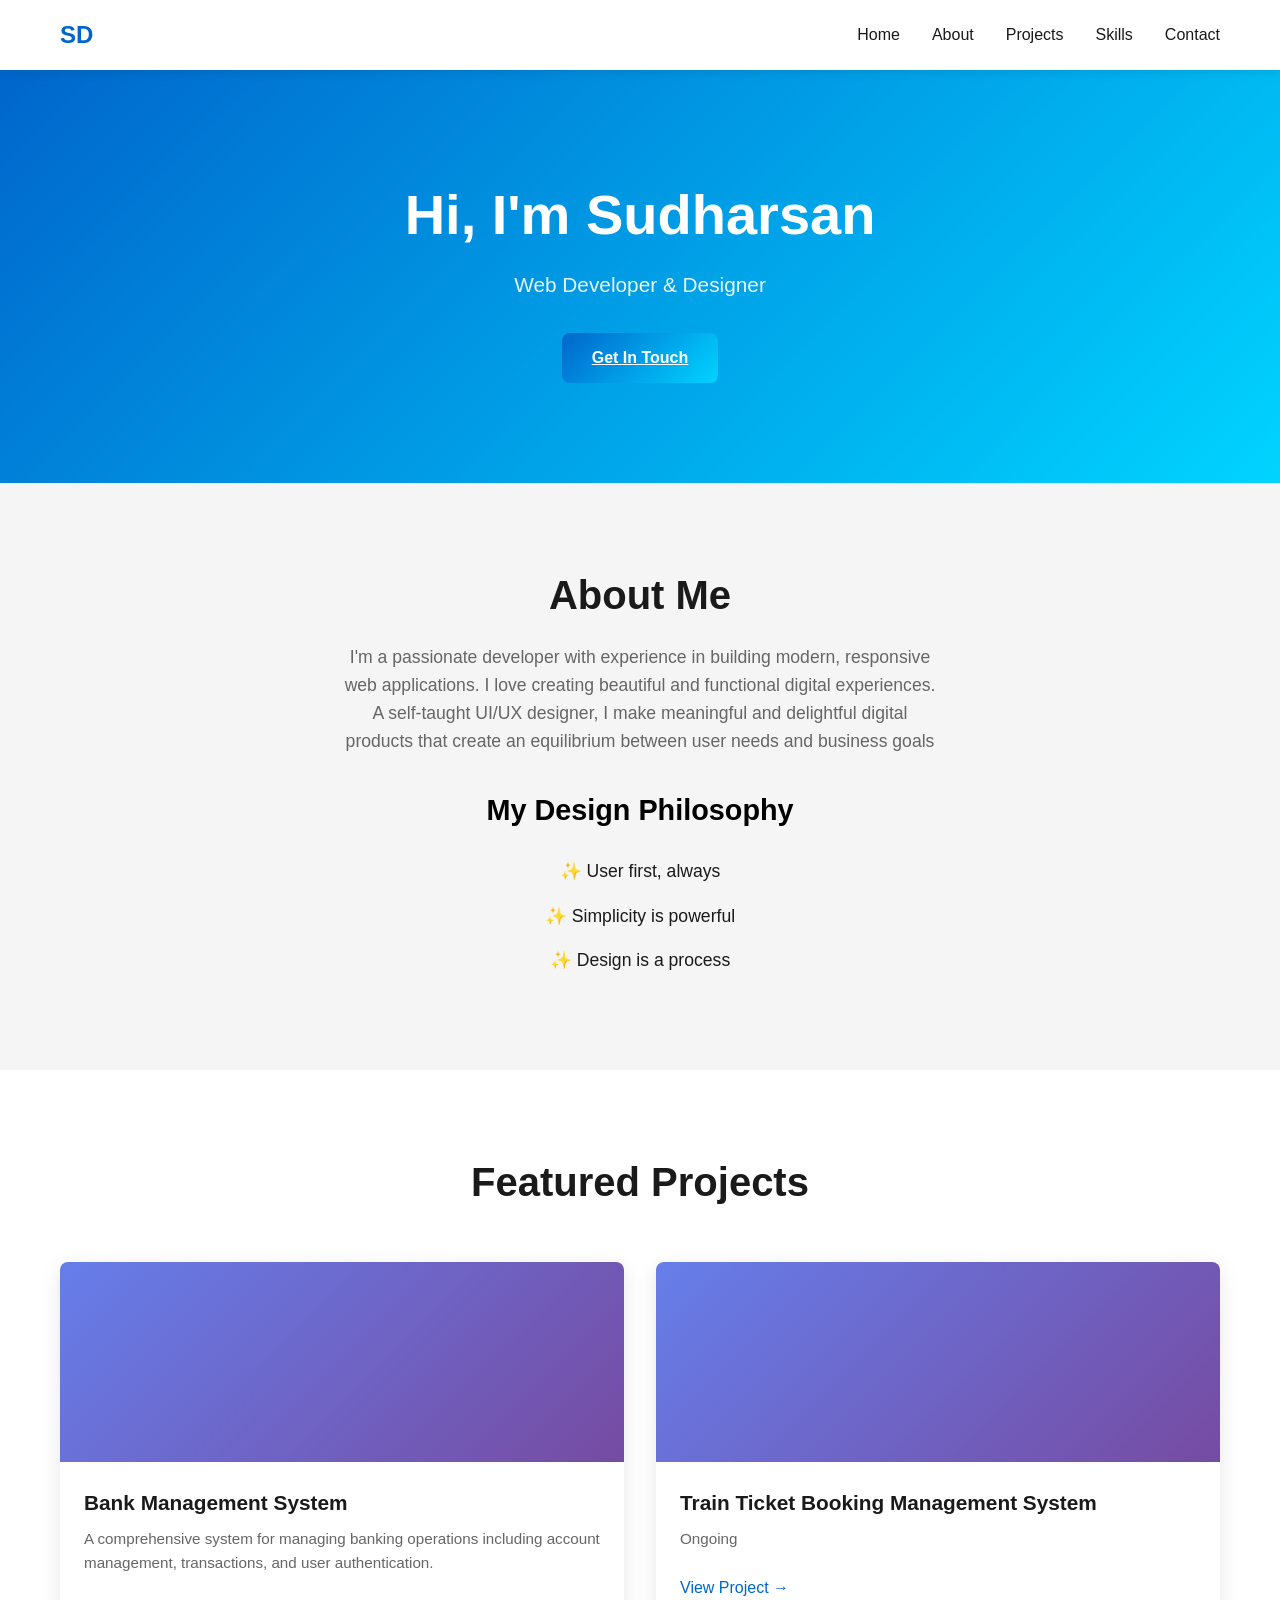
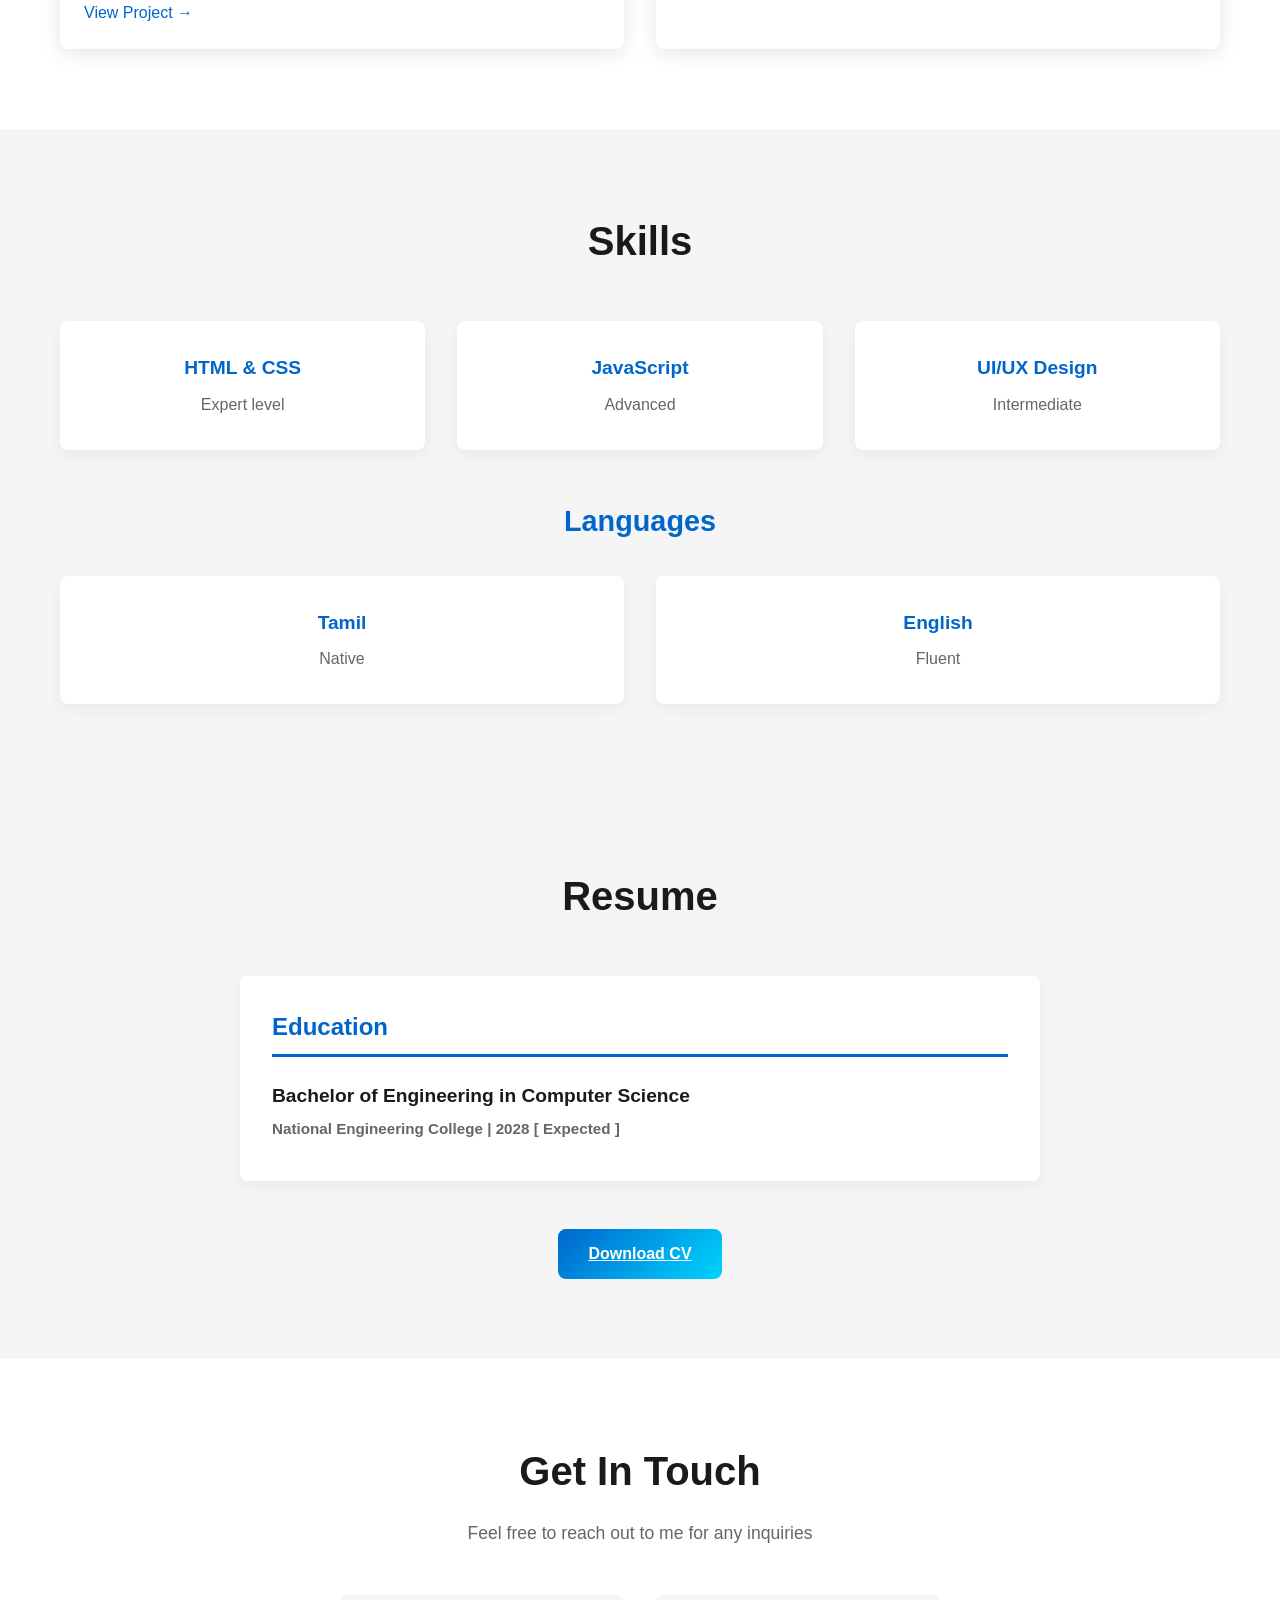
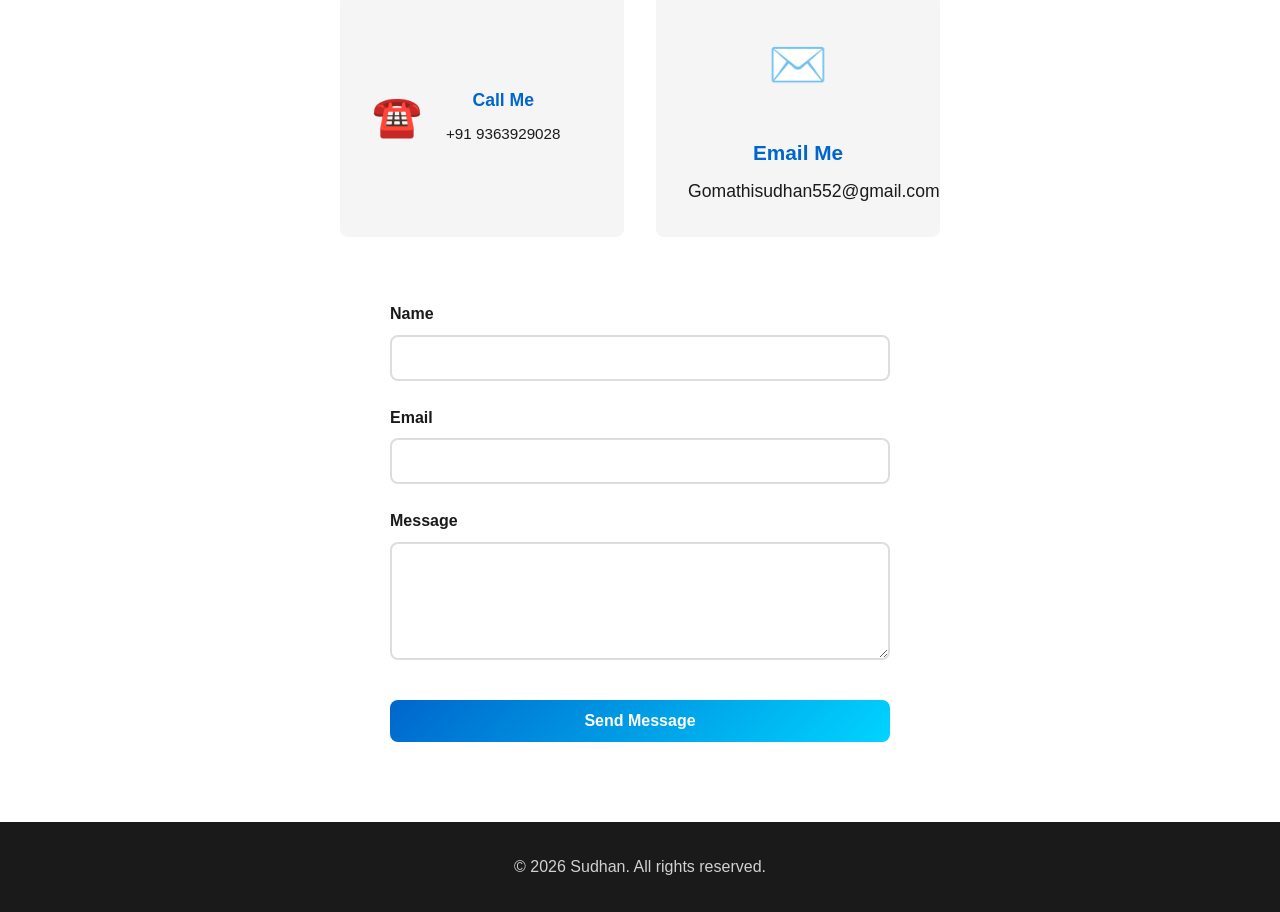
<file: Portfolio.html>
<!DOCTYPE html>
<html lang="en">
<head>
    <meta charset="UTF-8">
    <meta name="google-site-verification" content="ks_VGdo2HzEYAMswrjERDts1bsTvUBJEajBfW7gYF4E" />
    <meta name="viewport" content="width=device-width, initial-scale=1.0">
    <title>Portfolio - Sudhan</title>
    <link rel="stylesheet" href="Portfolio.css">
</head>
<body>
    <!-- Navigation -->
    <nav class="navbar">
        <div class="container">
            <div class="logo">SD</div>
            <ul class="nav-links">
                <li><a href="#home">Home</a></li>
                <li><a href="#about">About</a></li>
                <li><a href="#projects">Projects</a></li>
                <li><a href="#skills">Skills</a></li>
                <li><a href="#contact">Contact</a></li>
            </ul>
        </div>
    </nav>

    <!-- Hero Section -->
    <section id="home" class="hero">
        <div class="container">
            <div class="hero-content">
                <h1>Hi, I'm Sudharsan</h1>
                <p class="tagline">Web Developer & Designer</p>
                <a href="#contact" class="cta-button">Get In Touch</a>
            </div>
        </div>
    </section>

    <!-- About Section -->
    <section id="about" class="about">
        <div class="container">
            <h2>About Me</h2>
            <p>
                I'm a passionate developer with experience in building modern, responsive web applications.
                I love creating beautiful and functional digital experiences.
                A self-taught UI/UX designer, 
I make meaningful and delightful digital products that create an equilibrium between user needs and business goals

            </p>

            <h3 class="design-philosophy-title">My Design Philosophy</h3>
            <ul class="design-philosophy">
                <li>✨ User first, always</li>
                <li>✨ Simplicity is powerful</li>
                <li>✨ Design is a process</li>
            </ul>
        </div>
    </section>

    <!-- Projects Section -->
    <section id="projects" class="projects">
        <div class="container">
            <h2>Featured Projects</h2>
            <div class="projects-grid">
                <div class="project-card">
                    <div class="project-image"></div>
                    <h3>Bank Management System</h3>
                    <p>A comprehensive system for managing banking operations including account management, transactions, and user authentication.</p>
                    <a href="https://github.com/Sudharsan-26CSE/Bank-Management" class="project-link">View Project →</a>
                </div>
                <div class="project-card">
                    <div class="project-image"></div>
                    <h3>Train Ticket Booking Management System</h3>
                    <p>Ongoing</p>
                    <a href="https://github.com/Sudharsan-26CSE/Train-Ticket-Management-System" class="project-link">View Project →</a>
                </div>
            </div>
        </div>
    </section>

    <!-- Skills Section -->
    <section id="skills" class="skills">
        <div class="container">
            <h2>Skills</h2>
            <div class="skills-grid">
                <div class="skill">
                    <h3>HTML & CSS</h3>
                    <p>Expert level</p>
                </div>
                <div class="skill">
                    <h3>JavaScript</h3>
                    <p>Advanced</p>
                </div>
                <div class="skill">
                    <h3>UI/UX Design</h3>
                    <p>Intermediate</p>
                </div>
            </div>

            <h3 class="languages-title">Languages</h3>
            <div class="languages-grid">
                <div class="language">
                    <h4>Tamil</h4>
                    <p>Native</p>
                </div>
                <div class="language">
                    <h4>English</h4>
                    <p>Fluent</p>
                </div>
            </div>
        </div>
    </section>

    <!-- CV/Resume Section -->
    <section id="cv" class="cv">
        <div class="container">
            <h2>Resume</h2>
            <div class="cv-content">
                <div class="cv-section">
                    <h3>Education</h3>
                    <div class="cv-item">
                        <h4>Bachelor of Engineering in Computer Science</h4>
                        <p class="cv-meta">National Engineering College | 2028 [ Expected ]</p>
                    </div>
                </div>
                <div class="cv-download">
                    <a href="#" class="cta-button" download>Download CV</a>
                </div>
            </div>
        </div>
    </section>

    <!-- Contact Section -->
    <section id="contact" class="contact">
        <div class="container">
            <h2>Get In Touch</h2>
            <p>Feel free to reach out to me for any inquiries</p>
            
            <!-- Contact Info -->
            <div class="contact-info">
                <div class="info-item">
                    <div class="info-icon">☎️</div>
                    <div class="info-content">
                        <h3>Call Me</h3>
                        <p><a href="tel:+1234567890">+91 9363929028</a></p>
                    </div>
                </div>
                <div class="info-item">
                    <div class="info-icon">✉️</div>
                    <div class="info-content">
                        <h3>Email Me</h3>
                        <p><a href="mailto:Gomathisudhan552@gmail.com">Gomathisudhan552@gmail.com</a></p>
                    </div>
                </div>
            </div>

            <!-- Contact Form -->
            <form action="https://formspree.io/f/mdalnlwk"
  method="POST"
            class="contact-form">
                <div class="form-group">
                    <label for="name">Name</label>
                    <input type="text" id="name" name="name"  required>
                </div>
                <div class="form-group">
                    <label for="email">Email</label>
                    <input type="email" id="email" name="email" required>
                </div>
                <div class="form-group">
                    <label for="message">Message</label>
                    <textarea id="message" name="message" rows="5" required></textarea>
                </div>
                <button type="submit" class="cta-button">Send Message</button>
            </form>
        </div>
    </section>

    <!-- Footer -->
    <footer>
        <div class="container">
            <p>&copy; 2026 Sudhan. All rights reserved.</p>
        </div>
    </footer>
</body>
</html>
</file>
<file: Portfolio.css>
/* Global Styles */
* {
    margin: 0;
    padding: 0;
    box-sizing: border-box;
}

:root {
    --primary-color: #0066cc;
    --secondary-color: #00d4ff;
    --dark-bg: #0a0a0a;
    --light-bg: #f5f5f5;
    --text-dark: #1a1a1a;
    --text-light: #666;
    --white: #ffffff;
    --border-radius: 8px;
}

body {
    font-family: 'Segoe UI', Tahoma, Geneva, Verdana, sans-serif;
    line-height: 1.6;
    color: var(--text-dark);
    background-color: var(--white);
}

.container {
    max-width: 1200px;
    margin: 0 auto;
    padding: 0 20px;
}

/* Navigation */
.navbar {
    background-color: var(--white);
    box-shadow: 0 2px 10px rgba(0, 0, 0, 0.1);
    position: sticky;
    top: 0;
    z-index: 100;
}

.navbar .container {
    display: flex;
    justify-content: space-between;
    align-items: center;
    padding: 1rem 20px;
}

.logo {
    font-size: 1.5rem;
    font-weight: bold;
    color: var(--primary-color);
}

.nav-links {
    display: flex;
    list-style: none;
    gap: 2rem;
}

.nav-links a {
    text-decoration: none;
    color: var(--text-dark);
    font-weight: 500;
    transition: color 0.3s ease;
}

.nav-links a:hover {
    color: var(--primary-color);
}

/* Hero Section */
.hero {
    background: linear-gradient(135deg, var(--primary-color) 0%, var(--secondary-color) 100%);
    color: var(--white);
    padding: 100px 0;
    text-align: center;
}

.hero-content h1 {
    font-size: 3.5rem;
    margin-bottom: 0.5rem;
    animation: fadeInDown 0.8s ease;
}

.hero-content .tagline {
    font-size: 1.3rem;
    margin-bottom: 2rem;
    opacity: 0.9;
}

/* About Section */
.about {
    padding: 80px 0;
    background-color: var(--light-bg);
    text-align: center;
}

.about h2 {
    font-size: 2.5rem;
    margin-bottom: 1rem;
}

.about p {
    font-size: 1.1rem;
    color: var(--text-light);
    max-width: 600px;
    margin: 0 auto;
}

/* Projects Section */
.projects {
    padding: 80px 0;
}

.projects h2 {
    font-size: 2.5rem;
    margin-bottom: 3rem;
    text-align: center;
}

.projects-grid {
    display: grid;
    grid-template-columns: repeat(auto-fit, minmax(300px, 1fr));
    gap: 2rem;
}

.project-card {
    background-color: var(--white);
    border-radius: var(--border-radius);
    overflow: hidden;
    box-shadow: 0 5px 20px rgba(0, 0, 0, 0.1);
    transition: transform 0.3s ease, box-shadow 0.3s ease;
}

.project-card:hover {
    transform: translateY(-5px);
    box-shadow: 0 10px 30px rgba(0, 0, 0, 0.15);
}

.project-image {
    width: 100%;
    height: 200px;
    background: linear-gradient(135deg, #667eea 0%, #764ba2 100%);
}

.project-card h3 {
    font-size: 1.3rem;
    padding: 1.5rem 1.5rem 0.5rem;
}

.project-card p {
    color: var(--text-light);
    padding: 0 1.5rem;
    font-size: 0.95rem;
}

.project-link {
    color: var(--primary-color);
    text-decoration: none;
    padding: 1.5rem;
    display: inline-block;
    font-weight: 500;
    transition: color 0.3s ease;
}

.project-link:hover {
    color: var(--secondary-color);
}

/* Skills Section */
.skills {
    padding: 80px 0;
    background-color: var(--light-bg);
}

.skills h2 {
    font-size: 2.5rem;
    margin-bottom: 3rem;
    text-align: center;
}

.skills-grid {
    display: grid;
    grid-template-columns: repeat(auto-fit, minmax(200px, 1fr));
    gap: 2rem;
}

.skill {
    background-color: var(--white);
    padding: 2rem;
    border-radius: var(--border-radius);
    text-align: center;
    box-shadow: 0 5px 15px rgba(0, 0, 0, 0.05);
}

.skill h3 {
    font-size: 1.2rem;
    margin-bottom: 0.5rem;
    color: var(--primary-color);
}

.skill p {
    color: var(--text-light);
}

/* Languages Section */
.languages-title {
    font-size: 1.8rem;
    color: var(--primary-color);
    margin-top: 3rem;
    margin-bottom: 2rem;
    text-align: center;
}

.languages-grid {
    display: grid;
    grid-template-columns: repeat(auto-fit, minmax(150px, 1fr));
    gap: 2rem;
}

.language {
    background-color: var(--white);
    padding: 2rem;
    border-radius: var(--border-radius);
    text-align: center;
    box-shadow: 0 5px 15px rgba(0, 0, 0, 0.05);
}

.language h4 {
    font-size: 1.2rem;
    margin-bottom: 0.5rem;
    color: var(--primary-color);
}

.language p {
    color: var(--text-light);
}

/* Design Philosophy */
.design-philosophy-title {
    font-size: 1.8rem;
    color: black;
    margin-top: 2rem;
    margin-bottom: 1.5rem;
}

.design-philosophy {
    list-style: none;
    padding: 0;
    margin: 0;
}

.design-philosophy li {
    font-size: 1.1rem;
    color: var(--text-dark);
    margin-bottom: 1rem;
    font-weight: 500;
}

/* CV/Resume Section */
.cv {
    padding: 80px 0;
    background-color: var(--light-bg);
}

.cv h2 {
    font-size: 2.5rem;
    margin-bottom: 3rem;
    text-align: center;
}

.cv-content {
    max-width: 800px;
    margin: 0 auto;
}

.cv-section {
    margin-bottom: 3rem;
    background-color: var(--white);
    padding: 2rem;
    border-radius: var(--border-radius);
    box-shadow: 0 5px 15px rgba(0, 0, 0, 0.05);
}

.cv-section h3 {
    font-size: 1.5rem;
    color: var(--primary-color);
    margin-bottom: 1.5rem;
    border-bottom: 3px solid var(--primary-color);
    padding-bottom: 0.5rem;
}

.cv-item {
    margin-bottom: 1.5rem;
}

.cv-item:last-child {
    margin-bottom: 0;
}

.cv-item h4 {
    font-size: 1.2rem;
    color: var(--text-dark);
    margin-bottom: 0.3rem;
}

.cv-meta {
    color: var(--primary-color);
    font-size: 0.95rem;
    font-weight: 600;
    margin-bottom: 0.5rem !important;
}

.cv-item p {
    color: var(--text-light);
    line-height: 1.6;
}

.cv-download {
    text-align: center;
    margin-top: 3rem;
}

/* Contact Section */
.contact {
    padding: 80px 0;
    text-align: center;
}

.contact h2 {
    font-size: 2.5rem;
    margin-bottom: 1rem;
}

.contact p {
    font-size: 1.1rem;
    color: var(--text-light);
    margin-bottom: 3rem;
}

/* Contact Info */
.contact-info {
    display: grid;
    grid-template-columns: repeat(auto-fit, minmax(250px, 1fr));
    gap: 2rem;
    margin-bottom: 4rem;
    max-width: 600px;
    margin-left: auto;
    margin-right: auto;
}

.info-item {
    display: flex;
    align-items: center;
    gap: 1.5rem;
    background-color: var(--light-bg);
    padding: 2rem;
    border-radius: var(--border-radius);
}

.info-item:nth-child(2) {
    display: grid;
    grid-template-columns: repeat(auto-fit, minmax(150px, 1fr));
    gap: 2rem;
}

.info-icon {
    font-size: 2.5rem;
}

.info-item:nth-child(2) .info-icon {
    font-size: 3rem;
}

.info-content h3 {
    font-size: 1.1rem;
    margin-bottom: 0.5rem;
    color: var(--primary-color);
}

.info-item:nth-child(2) h3 {
    font-size: 1.3rem;
}

.info-content p {
    margin: 0;
    font-size: 0.95rem;
}

.info-item:nth-child(2) p {
    font-size: 1.1rem;
    font-weight: 500;
}

.info-content a {
    color: var(--text-dark);
    text-decoration: none;
    transition: color 0.3s ease;
}

.info-content a:hover {
    color: var(--primary-color);
}

/* Contact Form */
.contact-form {
    max-width: 500px;
    margin: 0 auto;
    text-align: left;
}

.form-group {
    margin-bottom: 1.5rem;
    display: flex;
    flex-direction: column;
}

.form-group label {
    font-weight: 600;
    margin-bottom: 0.5rem;
    color: var(--text-dark);
}

.form-group input,
.form-group textarea {
    padding: 0.75rem;
    border: 2px solid #ddd;
    border-radius: var(--border-radius);
    font-family: inherit;
    font-size: 1rem;
    transition: border-color 0.3s ease;
}

.form-group input:focus,
.form-group textarea:focus {
    outline: none;
    border-color: var(--primary-color);
    box-shadow: 0 0 0 3px rgba(0, 102, 204, 0.1);
}

.contact-form button {
    width: 100%;
    margin-top: 1rem;
}

/* Buttons */
.cta-button {
    background: linear-gradient(135deg, var(--primary-color) 0%, var(--secondary-color) 100%);
    color: var(--white);
    padding: 12px 30px;
    border: none;
    border-radius: var(--border-radius);
    font-size: 1rem;
    font-weight: 600;
    cursor: pointer;
    transition: transform 0.3s ease, box-shadow 0.3s ease;
    display: inline-block;
}

.cta-button:hover {
    transform: scale(1.05);
    box-shadow: 0 10px 25px rgba(0, 102, 204, 0.3);
}

/* Footer */
footer {
    background-color: var(--text-dark);
    color: var(--white);
    text-align: center;
    padding: 2rem 0;
}

footer p {
    opacity: 0.8;
}

/* Animations */
@keyframes fadeInDown {
    from {
        opacity: 0;
        transform: translateY(-20px);
    }
    to {
        opacity: 1;
        transform: translateY(0);
    }
}

/* Responsive Design */
@media (max-width: 768px) {
    .nav-links {
        gap: 1rem;
    }

    .hero-content h1 {
        font-size: 2.5rem;
    }

    .hero-content .tagline {
        font-size: 1.1rem;
    }

    .projects-grid,
    .skills-grid {
        grid-template-columns: 1fr;
    }

    h2 {
        font-size: 2rem;
    }
}

@media (max-width: 480px) {
    .nav-links {
        gap: 0.5rem;
        font-size: 0.9rem;
    }

    .hero-content h1 {
        font-size: 2rem;
    }

    .hero {
        padding: 60px 0;
    }

    .projects,
    .skills,
    .about,
    .contact {
        padding: 60px 0;
    }
}
</file>
